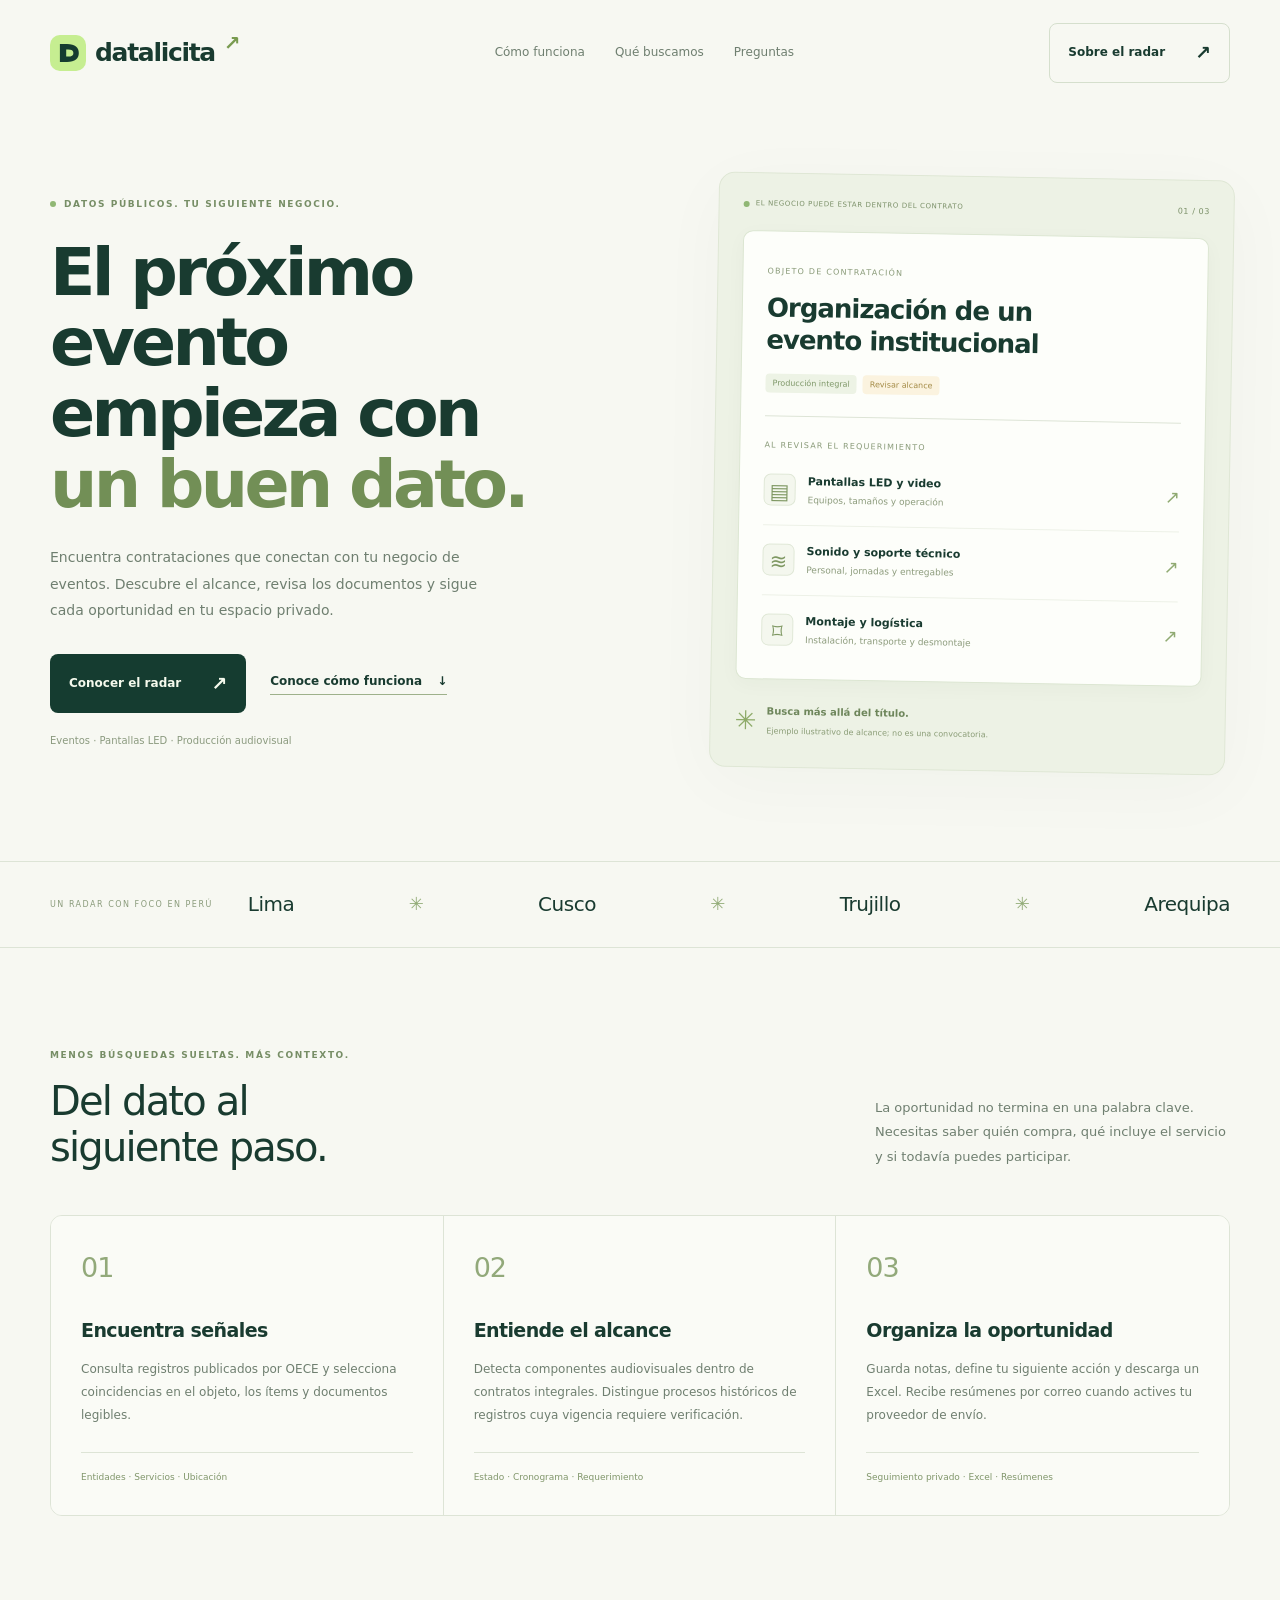
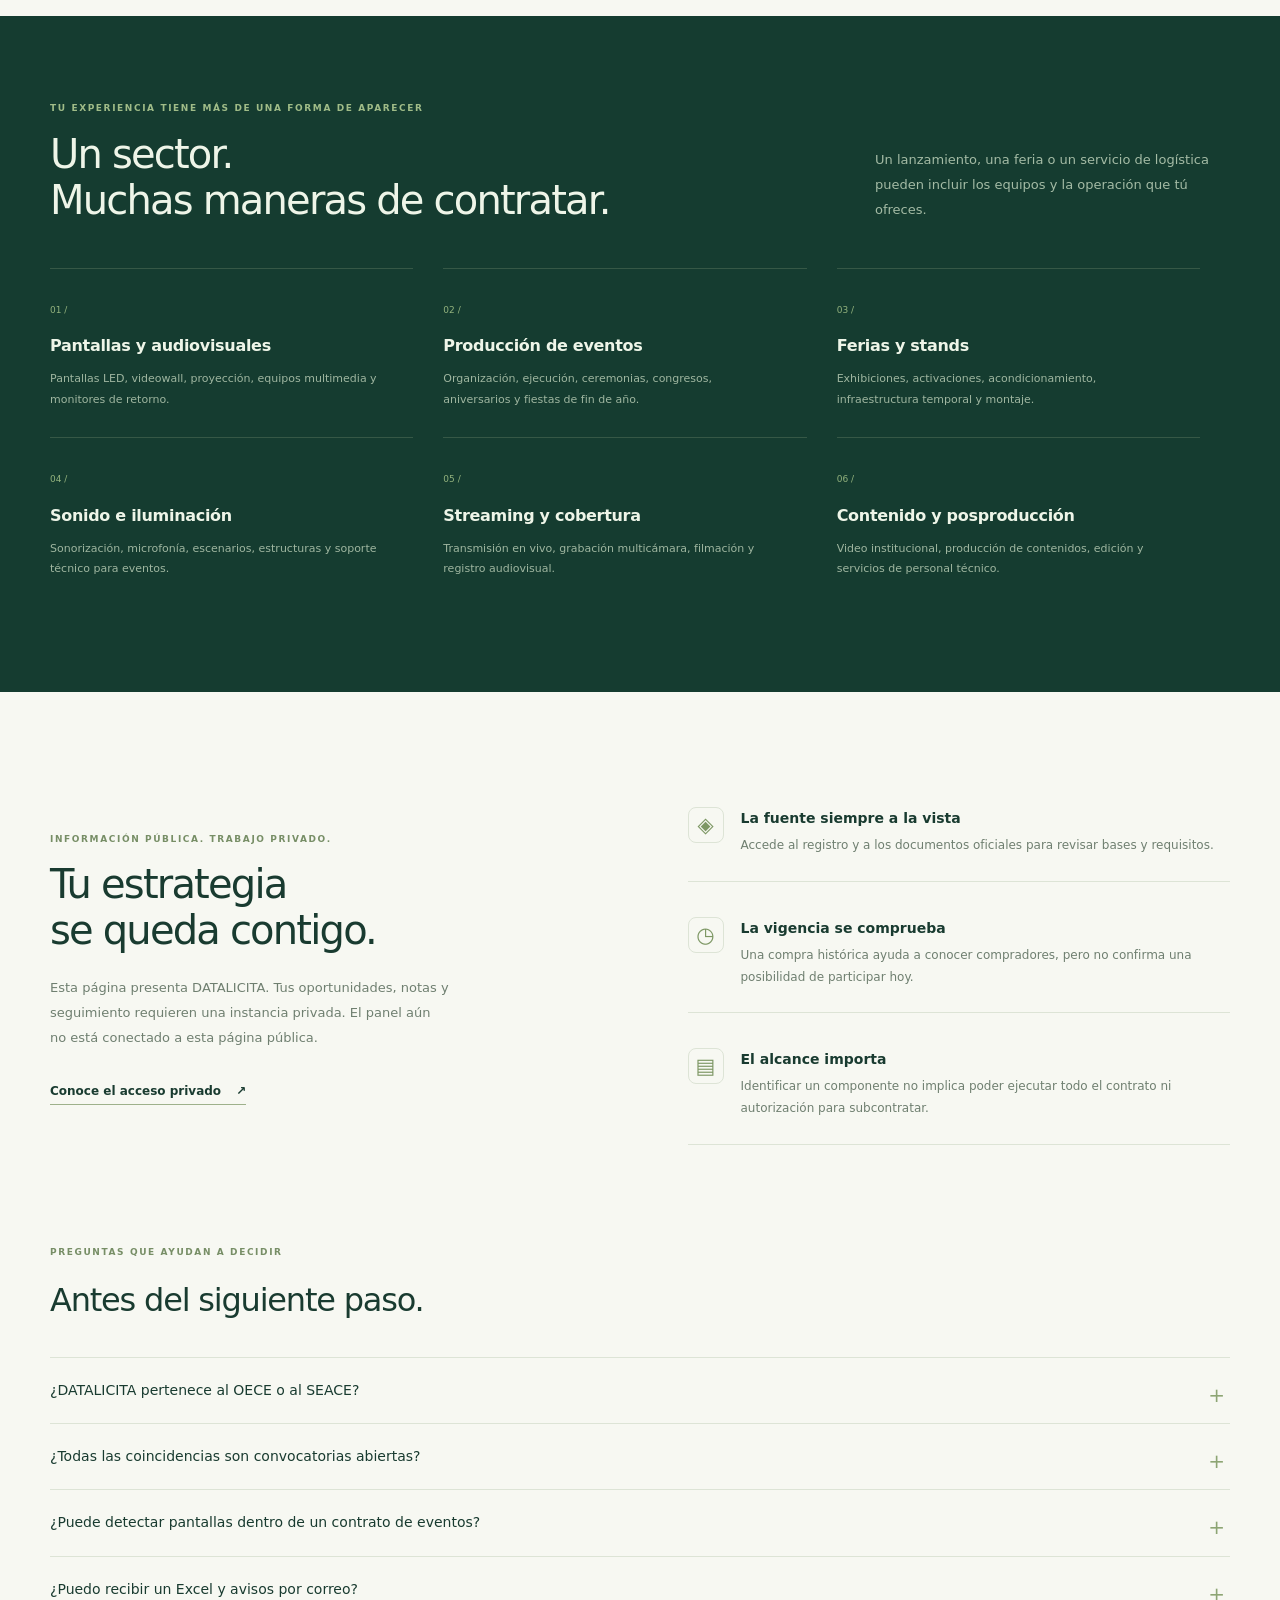
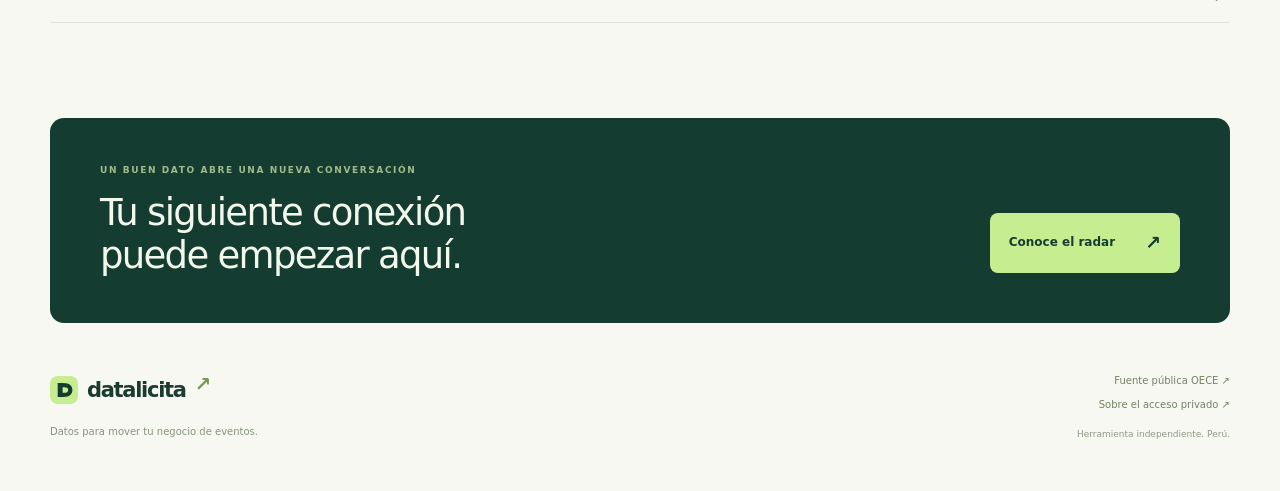
<file: index.html>
<!doctype html>
<html lang="es-PE">
<head>
  <meta charset="utf-8">
  <meta name="viewport" content="width=device-width,initial-scale=1">
  <title>DATALICITA · Oportunidades para eventos y pantallas LED en Perú</title>
  <meta name="description" content="Descubre contrataciones públicas relacionadas con eventos, pantallas LED, sonido, stands y producción audiovisual en Lima, Cusco, Trujillo y Arequipa. Seguimiento privado y Excel.">
  <meta name="robots" content="index,follow">
  <meta name="theme-color" content="#153c30">
  <meta property="og:type" content="website">
  <meta property="og:locale" content="es_PE">
  <meta property="og:site_name" content="DATALICITA">
  <meta property="og:title" content="DATALICITA · Tu próximo evento empieza con un dato">
  <meta property="og:description" content="Un radar privado de contrataciones públicas para el negocio de los eventos en Perú.">
  <meta name="twitter:card" content="summary">
  <link rel="canonical" href="https://peruonchain-ship-it.github.io/MOLT/">
<meta property="og:url" content="https://peruonchain-ship-it.github.io/MOLT/">
  <link rel="icon" href="./assets/mark.svg" type="image/svg+xml">
  <link rel="stylesheet" href="./assets/site.css">
  <script type="application/ld+json">{"@context": "https://schema.org", "@type": "WebApplication", "name": "DATALICITA", "url": "https://peruonchain-ship-it.github.io/MOLT/", "applicationCategory": "BusinessApplication", "operatingSystem": "Web", "inLanguage": "es-PE", "description": "Radar privado de contrataciones públicas para eventos y servicios audiovisuales en Perú."}</script>
</head>
<body>
  <a class="skip" href="#contenido">Ir al contenido</a>
  <header class="header wrap"><a href="./" class="logo" aria-label="DATALICITA inicio"><img src="./assets/mark.svg" width="36" height="36" alt="">datalicita<span>↗</span></a><nav aria-label="Navegación"><a href="#como-funciona">Cómo funciona</a><a href="#servicios">Qué buscamos</a><a href="#preguntas">Preguntas</a></nav><a href="#privado" class="button outline">Sobre el radar <span>↗</span></a></header>
  <main id="contenido">
    <section class="hero wrap">
      <div class="hero-copy"><p class="eyebrow"><span class="dot"></span> DATOS PÚBLICOS. TU SIGUIENTE NEGOCIO.</p><h1>El próximo evento<br>empieza con<br><span>un buen dato.</span></h1><p class="intro">Encuentra contrataciones que conectan con tu negocio de eventos. Descubre el alcance, revisa los documentos y sigue cada oportunidad en tu espacio privado.</p><div class="actions"><a class="button primary" href="#privado">Conocer el radar <span>↗</span></a><a class="plain-link" href="#como-funciona">Conoce cómo funciona <span>↓</span></a></div><p class="hero-note">Eventos · Pantallas LED · Producción audiovisual</p></div>
      <div class="hero-visual"><div class="visual-top"><span class="dot"></span> EL NEGOCIO PUEDE ESTAR DENTRO DEL CONTRATO <span>01 / 03</span></div><div class="contract-card"><span class="small-label">OBJETO DE CONTRATACIÓN</span><h2>Organización de un<br>evento institucional</h2><div class="contract-tags"><span>Producción integral</span><span>Revisar alcance</span></div><div class="document-rule"></div><span class="small-label">AL REVISAR EL REQUERIMIENTO</span><div class="requirement"><span class="requirement-symbol">▤</span><div><strong>Pantallas LED y video</strong><small>Equipos, tamaños y operación</small></div><span class="tick">↗</span></div><div class="requirement"><span class="requirement-symbol">≋</span><div><strong>Sonido y soporte técnico</strong><small>Personal, jornadas y entregables</small></div><span class="tick">↗</span></div><div class="requirement"><span class="requirement-symbol">⌑</span><div><strong>Montaje y logística</strong><small>Instalación, transporte y desmontaje</small></div><span class="tick">↗</span></div></div><div class="visual-bottom"><span>✳</span><p>Busca más allá del título.<small>Ejemplo ilustrativo de alcance; no es una convocatoria.</small></p></div></div>
    </section>
    <div class="territory"><div class="wrap territory-inner"><p>UN RADAR CON FOCO EN PERÚ</p><div><span>Lima</span><i>✳</i><span>Cusco</span><i>✳</i><span>Trujillo</span><i>✳</i><span>Arequipa</span></div></div></div>
    <section class="section wrap" id="como-funciona"><div class="section-heading"><div><p class="eyebrow">MENOS BÚSQUEDAS SUELTAS. MÁS CONTEXTO.</p><h2>Del dato al<br>siguiente paso.</h2></div><p>La oportunidad no termina en una palabra clave. Necesitas saber quién compra, qué incluye el servicio y si todavía puedes participar.</p></div><div class="steps"><article><span class="step-number">01</span><h3>Encuentra señales</h3><p>Consulta registros publicados por OECE y selecciona coincidencias en el objeto, los ítems y documentos legibles.</p><span class="step-foot">Entidades · Servicios · Ubicación</span></article><article><span class="step-number">02</span><h3>Entiende el alcance</h3><p>Detecta componentes audiovisuales dentro de contratos integrales. Distingue procesos históricos de registros cuya vigencia requiere verificación.</p><span class="step-foot">Estado · Cronograma · Requerimiento</span></article><article><span class="step-number">03</span><h3>Organiza la oportunidad</h3><p>Guarda notas, define tu siguiente acción y descarga un Excel. Recibe resúmenes por correo cuando actives tu proveedor de envío.</p><span class="step-foot">Seguimiento privado · Excel · Resúmenes</span></article></div></section>
    <section class="services-section" id="servicios"><div class="wrap"><div class="section-heading"><div><p class="eyebrow">TU EXPERIENCIA TIENE MÁS DE UNA FORMA DE APARECER</p><h2>Un sector.<br>Muchas maneras de contratar.</h2></div><p>Un lanzamiento, una feria o un servicio de logística pueden incluir los equipos y la operación que tú ofreces.</p></div><div class="services"><article><span>01 /</span><h3>Pantallas y audiovisuales</h3><p>Pantallas LED, videowall, proyección, equipos multimedia y monitores de retorno.</p></article><article><span>02 /</span><h3>Producción de eventos</h3><p>Organización, ejecución, ceremonias, congresos, aniversarios y fiestas de fin de año.</p></article><article><span>03 /</span><h3>Ferias y stands</h3><p>Exhibiciones, activaciones, acondicionamiento, infraestructura temporal y montaje.</p></article><article><span>04 /</span><h3>Sonido e iluminación</h3><p>Sonorización, microfonía, escenarios, estructuras y soporte técnico para eventos.</p></article><article><span>05 /</span><h3>Streaming y cobertura</h3><p>Transmisión en vivo, grabación multicámara, filmación y registro audiovisual.</p></article><article><span>06 /</span><h3>Contenido y posproducción</h3><p>Video institucional, producción de contenidos, edición y servicios de personal técnico.</p></article></div></div></section>
    <section class="section wrap trust" id="privado"><div><p class="eyebrow">INFORMACIÓN PÚBLICA. TRABAJO PRIVADO.</p><h2>Tu estrategia<br>se queda contigo.</h2><p>Esta página presenta DATALICITA. Tus oportunidades, notas y seguimiento requieren una instancia privada. El panel aún no está conectado a esta página pública.</p><a class="plain-link" href="#privado">Conoce el acceso privado <span>↗</span></a></div><div class="trust-notes"><article><span>◈</span><div><h3>La fuente siempre a la vista</h3><p>Accede al registro y a los documentos oficiales para revisar bases y requisitos.</p></div></article><article><span>◷</span><div><h3>La vigencia se comprueba</h3><p>Una compra histórica ayuda a conocer compradores, pero no confirma una posibilidad de participar hoy.</p></div></article><article><span>▤</span><div><h3>El alcance importa</h3><p>Identificar un componente no implica poder ejecutar todo el contrato ni autorización para subcontratar.</p></div></article></div></section>
    <section class="faq-section wrap" id="preguntas"><p class="eyebrow">PREGUNTAS QUE AYUDAN A DECIDIR</p><h2>Antes del siguiente paso.</h2><div class="faq"><details><summary>¿DATALICITA pertenece al OECE o al SEACE?</summary><p>No. Es una herramienta independiente que consulta información publicada en el Portal de Contrataciones Abiertas del OECE. La participación se revisa en los canales oficiales de cada procedimiento.</p></details><details><summary>¿Todas las coincidencias son convocatorias abiertas?</summary><p>No. La fuente contiene también adjudicaciones y compras históricas. El panel distingue esos registros y exige evidencia de estado y fecha para señalar vigencia. Debes comprobar el cronograma y los requisitos en la fuente.</p></details><details><summary>¿Puede detectar pantallas dentro de un contrato de eventos?</summary><p>Sí. Busca señales en el objeto, los ítems y el texto de documentos oficiales de los contratos candidatos. Un PDF escaneado, un ZIP o una descarga bloqueada requiere revisión manual. No se garantiza lectura exhaustiva de todos los documentos del Estado.</p></details><details><summary>¿Puedo recibir un Excel y avisos por correo?</summary><p>El panel permite descargar el resultado de tus filtros en Excel. Los resúmenes por correo requieren configurar un proveedor, un remitente autorizado y el destino en las preferencias privadas. La programación funciona mientras el servidor esté encendido.</p></details></div></section>
    <section class="cta wrap"><span class="eyebrow">UN BUEN DATO ABRE UNA NUEVA CONVERSACIÓN</span><h2>Tu siguiente conexión<br>puede empezar aquí.</h2><a class="button light" href="#privado">Conoce el radar <span>↗</span></a></section>
  </main>
  <footer class="footer wrap"><div><a class="logo" href="./"><img src="./assets/mark.svg" width="28" height="28" alt="">datalicita<span>↗</span></a><p>Datos para mover tu negocio de eventos.</p></div><div class="footer-links"><a href="https://contratacionesabiertas.oece.gob.pe/" target="_blank" rel="noopener noreferrer">Fuente pública OECE ↗</a><a href="#privado">Sobre el acceso privado ↗</a><small>Herramienta independiente. Perú.</small></div></footer>
</body>
</html>
</file>
<file: assets/site.css>
:root{--green:#153c30;--ink:#193b30;--muted:#6f7f70;--lime:#c6ee91;--paper:#f7f8f2;--line:#dde4d6;--font:'Segoe UI','DejaVu Sans',Arial,sans-serif}*{box-sizing:border-box}html{scroll-behavior:smooth;scroll-padding-top:30px}body{margin:0;background:var(--paper);color:var(--ink);font:15px/1.65 var(--font);-webkit-font-smoothing:antialiased}h1,h2,h3,p{margin:0}a{color:inherit;text-decoration:none}a:focus-visible,summary:focus-visible{outline:3px solid #8fb76e;outline-offset:6px}.wrap{width:min(1180px,calc(100% - 64px));margin:auto}.header{height:106px;display:flex;align-items:center;justify-content:space-between;gap:24px}.logo{display:inline-flex;align-items:center;gap:9px;font-size:25px;letter-spacing:-1.3px;font-weight:750}.logo>span{font-size:20px;color:#799b50;align-self:start;margin-top:-5px}.header nav{display:flex;gap:30px;font-size:12px;color:var(--muted)}.header nav a:hover{color:var(--green)}.button{display:inline-flex;align-items:center;justify-content:center;gap:30px;padding:13px 18px;border:1px solid transparent;border-radius:8px;font-size:12px;font-weight:650;transition:transform .15s,background .15s}.button:hover{transform:translateY(-2px)}.button>span{font-size:19px}.outline{border-color:#d5dfcd}.primary{background:var(--green);color:#f5faed}.light{background:var(--lime);color:var(--green)}.plain-link{display:inline-flex;align-items:center;gap:15px;font-size:12px;font-weight:600;border-bottom:1px solid #9eb18b;padding-bottom:3px}.eyebrow{font-size:9px;letter-spacing:1.6px;font-weight:650;color:#778e66;display:flex;align-items:center;gap:8px}.dot{display:inline-block;width:6px;height:6px;background:#90b774;border-radius:50%;flex-shrink:0}.hero{padding:70px 0 90px;display:grid;grid-template-columns:1.13fr 1fr;gap:80px;align-items:center}.hero h1{font-size:clamp(44px,5.2vw,70px);font-weight:550;line-height:1.06;letter-spacing:-3.7px;margin:25px 0}.hero h1>span{color:#728f56}.intro{max-width:440px;color:var(--muted);font-size:14px;line-height:1.9}.actions{display:flex;gap:24px;align-items:center;margin:30px 0 20px;flex-wrap:wrap}.hero-note{font-size:10px;color:#8b9a7f}.hero-visual{background:#edf2e5;border:1px solid #dfe7d5;border-radius:16px;padding:24px;position:relative;transform:rotate(1deg);box-shadow:0 15px 70px #203b1e08}.visual-top{display:flex;align-items:center;gap:6px;font-size:7px;letter-spacing:.6px;color:#7b9068;margin:0 0 20px}.visual-top>span:last-child{margin-left:auto;white-space:nowrap;font-size:8px}.contract-card{background:#fdfefa;border:1px solid #dce6d2;border-radius:10px;padding:25px 24px 14px;box-shadow:0 5px 20px #28411e08}.small-label{font-size:8px;letter-spacing:1.2px;color:#899a78}.contract-card h2{font-size:26px;letter-spacing:-1px;font-weight:550;line-height:1.25;margin:10px 0 17px}.contract-tags{display:flex;gap:6px;flex-wrap:wrap}.contract-tags>span{font-size:8px;background:#edf3e5;color:#7e9768;border-radius:4px;padding:3px 7px}.contract-tags>span:last-child{background:#fbf3df;color:#a38a45}.document-rule{height:1px;background:var(--line);margin:23px 0 14px}.requirement{display:flex;align-items:center;gap:12px;padding:17px 0;border-bottom:1px solid #edf1e7}.requirement:last-child{border-bottom:0}.requirement-symbol{display:grid;place-items:center;width:32px;height:32px;border:1px solid #e0e8d7;border-radius:7px;background:#f4f7ee;color:#7f9863;font-size:21px}.requirement strong{display:block;font-size:11px;font-weight:550}.requirement small{font-size:9px;color:#8c9b7c;display:block;margin-top:2px}.tick{margin-left:auto;font-size:18px;color:#90aa72}.visual-bottom{display:flex;gap:10px;align-items:center;margin:20px 0 0}.visual-bottom>span{font-size:26px;color:#8daa68}.visual-bottom p{font-size:10px;color:#6e865b;font-weight:550}.visual-bottom small{display:block;font-weight:400;font-size:8px;color:#8b9d77;margin-top:4px}.territory{border-block:1px solid var(--line)}.territory-inner{display:flex;gap:35px;align-items:center;padding-block:26px}.territory p{font-size:8px;letter-spacing:1.5px;color:#8a9b7b}.territory-inner>div{display:flex;justify-content:space-between;align-items:center;gap:35px;flex:1}.territory span{font-size:20px;font-weight:500;letter-spacing:-.5px}.territory i{font-style:normal;color:#93ac78;font-size:18px}.section{padding-block:100px}.section-heading{display:flex;justify-content:space-between;align-items:end;gap:45px;margin-bottom:45px}.section-heading h2,.trust h2{font-size:40px;line-height:1.15;letter-spacing:-1.8px;font-weight:500;margin-top:15px}.section-heading>p{max-width:355px;font-size:13px;line-height:1.9;color:var(--muted)}.steps{display:grid;grid-template-columns:repeat(3,1fr);border:1px solid var(--line);border-radius:12px;overflow:hidden}.steps article{padding:30px;border-right:1px solid var(--line);background:#fafbf6}.steps article:last-child{border:0}.step-number{display:block;color:#92a97a;font-size:27px;font-weight:400;letter-spacing:-1px;margin-bottom:25px}.steps h3{font-size:19px;letter-spacing:-.6px;font-weight:550;margin-bottom:12px}.steps p{font-size:12px;line-height:1.9;color:var(--muted)}.step-foot{display:block;font-size:9px;color:#80966b;border-top:1px solid var(--line);padding-top:17px;margin-top:25px}.services-section{background:var(--green);color:#eef5e8;padding:85px 0}.services-section .eyebrow{color:#a0bc88}.services-section .section-heading>p{color:#a4bba5}.services{display:grid;grid-template-columns:repeat(3,1fr);gap:0}.services article{padding:27px 30px 27px 0;border-top:1px solid #365846;margin-right:30px}.services article>span{font-size:9px;color:#94b37e}.services h3{font-size:16px;font-weight:550;letter-spacing:-.3px;margin:13px 0 9px}.services p{font-size:11px;color:#9fb6a0;line-height:1.9}.trust{display:grid;grid-template-columns:1fr 1fr;gap:95px;align-items:center}.trust>div>p:not(.eyebrow){font-size:13px;color:var(--muted);line-height:1.9;max-width:400px;margin:23px 0}.trust .plain-link{margin-top:8px}.trust-notes{display:flex;flex-direction:column;gap:20px}.trust-notes article{display:flex;gap:17px;padding:15px 0 24px;border-bottom:1px solid var(--line)}.trust-notes article>span{width:36px;height:36px;display:grid;place-items:center;flex-shrink:0;border:1px solid var(--line);border-radius:8px;font-size:21px;color:#7d9764}.trust-notes h3{font-size:14px;font-weight:550;margin-bottom:5px}.trust-notes p{font-size:12px;line-height:1.8;color:var(--muted)}.faq-section{padding:0 0 95px}.faq-section>h2{font-size:32px;font-weight:500;letter-spacing:-1.2px;margin:15px 0 30px}.faq{border-top:1px solid var(--line)}.faq details{border-bottom:1px solid var(--line);padding:21px 0}.faq summary{cursor:pointer;list-style:none;font-size:14px;font-weight:500;padding-right:25px;position:relative}.faq summary::-webkit-details-marker{display:none}.faq summary::after{content:'+';position:absolute;right:5px;top:0;font-size:20px;color:#8da574}.faq details[open] summary::after{content:'−'}.faq p{max-width:850px;font-size:12px;line-height:1.9;color:var(--muted);margin:15px 0 2px}.cta{background:var(--green);color:#f3f8ec;border-radius:14px;padding:45px 50px;position:relative}.cta .eyebrow{color:#a2bb8c}.cta h2{font-size:37px;line-height:1.15;letter-spacing:-1.7px;font-weight:450;margin:15px 0 0}.cta .button{position:absolute;right:50px;bottom:50px}.footer{display:flex;justify-content:space-between;align-items:start;padding-block:50px}.footer .logo{font-size:21px}.footer p{font-size:10px;color:#84967a;margin-top:12px}.footer-links{display:flex;flex-direction:column;gap:8px;align-items:end;font-size:10px;color:#6f8461}.footer-links small{font-size:9px;color:#8d9b82;margin-top:5px}.skip{position:absolute;top:-100px;left:15px;padding:12px;background:#fff;z-index:10}.skip:focus{top:15px}
@media(max-width:1000px){.hero{gap:35px;padding-top:40px}.hero h1{font-size:53px;letter-spacing:-2.8px}.hero-visual{padding:18px}.contract-card{padding:20px}.header nav{gap:18px;font-size:11px}.territory-inner{gap:25px}.territory-inner>div{gap:20px}.territory span{font-size:18px}.section-heading h2,.trust h2{font-size:35px}.steps article{padding:24px}.trust{gap:50px}.section{padding-block:75px}.services h3{font-size:14px}.services article{padding-right:15px;margin-right:15px}.cta h2{font-size:32px}}
@media(max-width:760px){.wrap{width:calc(100% - 40px)}.header{height:85px;gap:10px}.header .logo{font-size:21px}.header .logo img{width:30px;height:30px}.header nav{display:none}.button{font-size:11px;gap:15px;padding:11px 13px}.header .button{font-size:10px;gap:10px}.hero{grid-template-columns:1fr;gap:40px;padding:35px 0 55px}.hero h1{font-size:clamp(44px,9vw,65px);letter-spacing:-2.8px;margin:22px 0}.eyebrow{font-size:8px;letter-spacing:1px}.intro{font-size:13px;max-width:550px}.actions{gap:20px;margin-top:25px}.plain-link{font-size:11px}.hero-visual{transform:none;max-width:500px;width:100%;margin:auto;padding:21px}.visual-top{font-size:7px;gap:6px}.contract-card{padding:23px}.contract-card h2{font-size:27px}.visual-bottom small{font-size:8px}.territory-inner{flex-direction:column;align-items:start;gap:15px;padding-block:22px}.territory-inner>div{width:100%;gap:12px}.territory span{font-size:17px}.territory i{font-size:13px}.section{padding-block:55px}.section-heading{display:block;margin-bottom:30px}.section-heading>p{margin-top:20px;font-size:12px;max-width:500px}.section-heading h2,.trust h2{font-size:35px;letter-spacing:-1.5px}.steps{grid-template-columns:1fr}.steps article{border-right:0;border-bottom:1px solid var(--line);padding:26px}.step-number{margin-bottom:15px;font-size:25px}.steps h3{font-size:20px}.steps p{font-size:12px}.step-foot{margin-top:18px}.services-section{padding:55px 0}.services{grid-template-columns:1fr 1fr;column-gap:20px}.services article{margin:0;padding:23px 0}.services h3{font-size:15px;line-height:1.4}.services p{font-size:11px}.trust{grid-template-columns:1fr;gap:30px}.trust-notes{gap:5px}.trust-notes article{padding:15px 0 20px}.faq-section{padding-bottom:50px}.faq-section>h2{font-size:28px}.faq summary{font-size:12px}.faq details{padding:20px 0}.cta{padding:30px}.cta h2{font-size:30px;letter-spacing:-1.3px}.cta .button{position:static;margin-top:25px}.cta .eyebrow{font-size:7px}.footer{gap:25px;padding-block:35px;flex-wrap:wrap}.footer-links{align-items:start}.footer .logo{font-size:20px}}
@media(max-width:390px){.header .logo{font-size:18px;gap:7px}.header .logo>span{font-size:16px}.header .button{font-size:9px;padding:9px}.hero h1{font-size:43px}.visual-top>span:last-child{display:none}.visual-top{letter-spacing:0}.contract-card{padding:20px}.contract-card h2{font-size:25px}.territory span{font-size:15px}.territory-inner>div{gap:8px}.actions{gap:18px}.hero-copy .eyebrow{font-size:7px}.services{column-gap:17px}.cta{padding:25px}.footer{flex-direction:column}}
@media(prefers-reduced-motion:reduce){html{scroll-behavior:auto}*{transition:none!important}}
</file>
